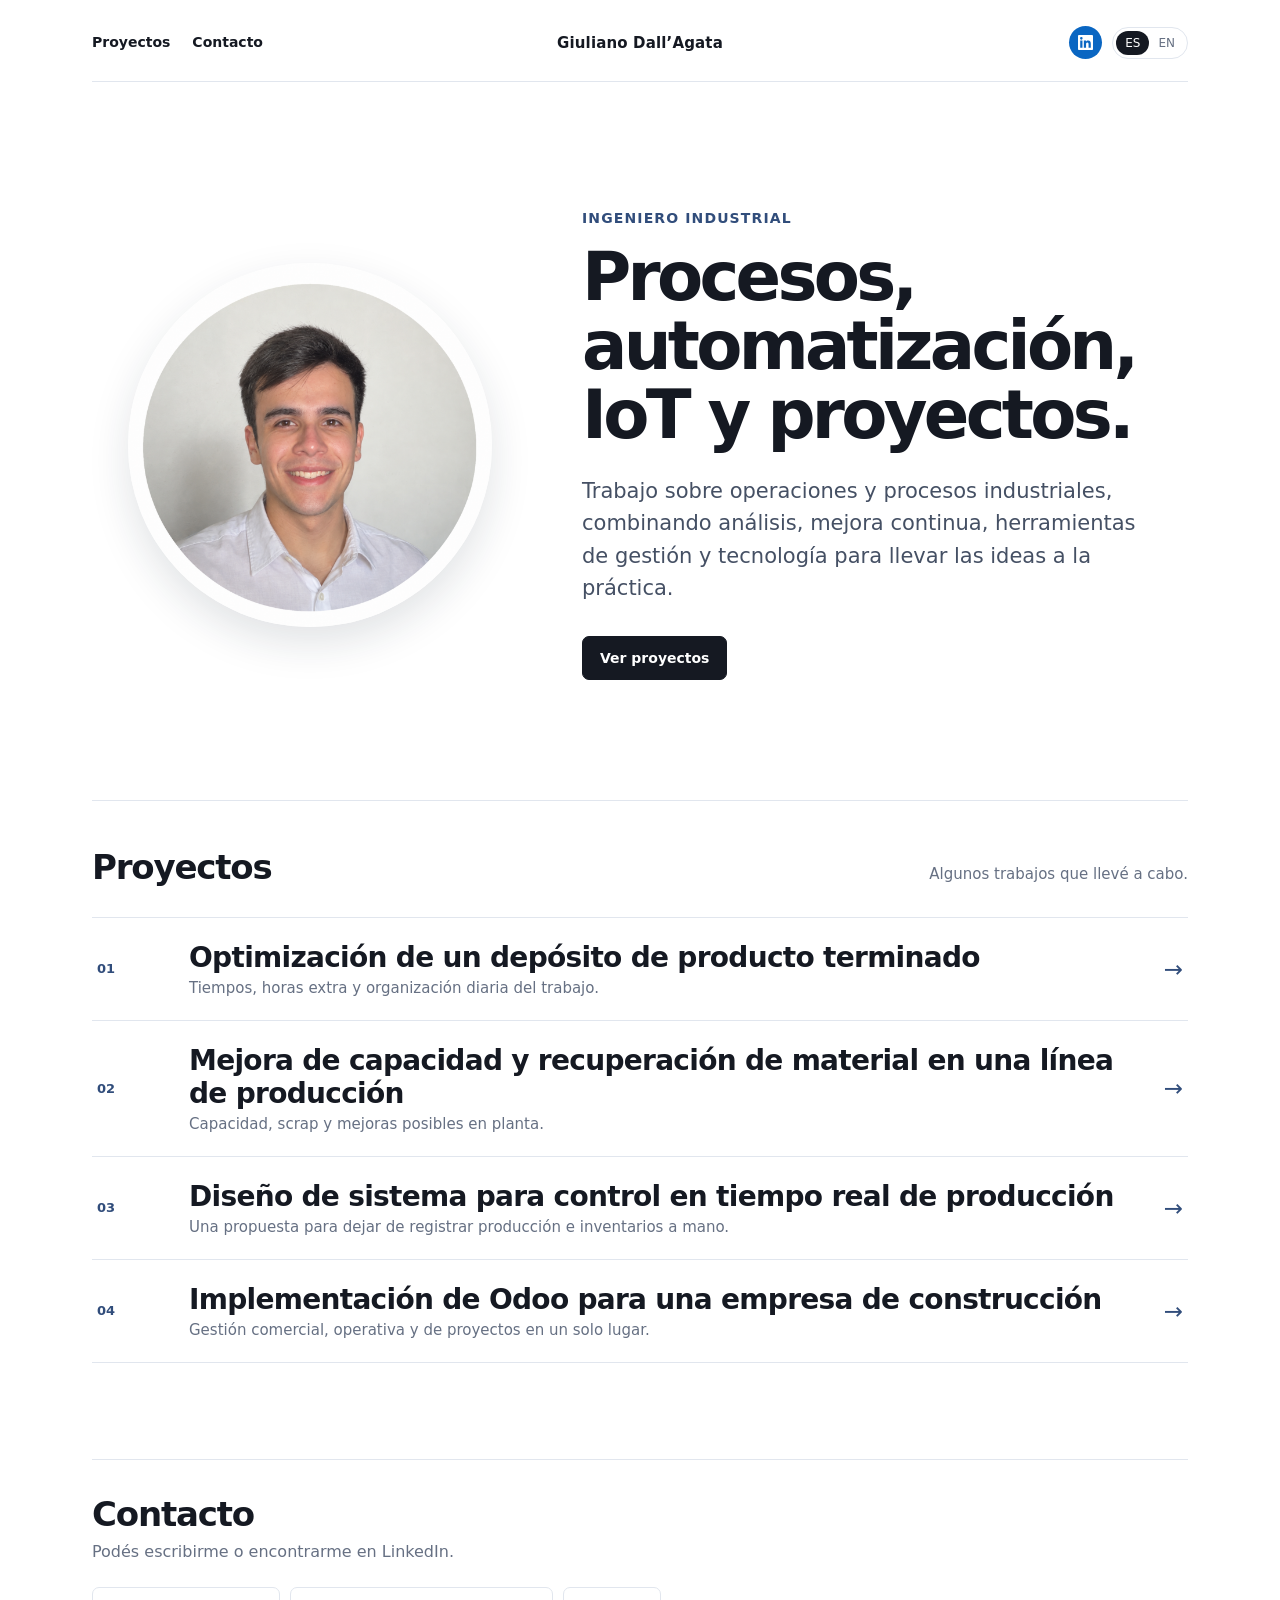
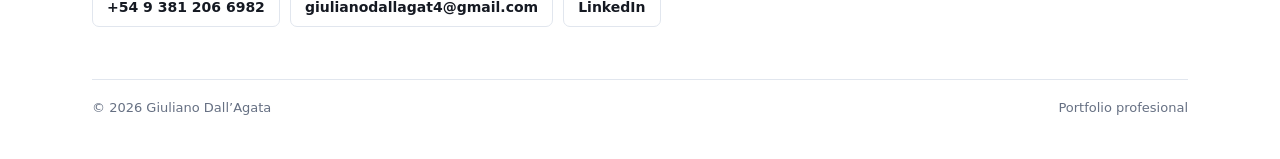
<file: index.html>
<!doctype html>
<html lang="es">
<head>
  <meta charset="utf-8" />
  <meta name="viewport" content="width=device-width, initial-scale=1" />
  <title>Giuliano Dall’Agata — Ingeniero Industrial</title>
  <style>
    :root { --ink:#151922; --muted:#667083; --soft:#f4f6f9; --line:#e1e6ee; --accent:#314d7b; }
    * { box-sizing:border-box; } html { scroll-behavior:smooth; }
    body { margin:0; font-family:ui-sans-serif,system-ui,-apple-system,BlinkMacSystemFont,"Segoe UI",sans-serif; color:var(--ink); background:#fff; }
    a { color:inherit; } .wrap { max-width:1160px; margin:0 auto; padding:26px 32px 44px; }
    .topbar { min-height:44px; display:grid; grid-template-columns:1fr auto 1fr; align-items:center; gap:24px; border-bottom:1px solid var(--line); padding-bottom:22px; }
    .nav { display:flex; gap:22px; align-items:center; font-size:14px; font-weight:600; }.nav a { text-decoration:none; padding:4px 0; border-bottom:1px solid transparent; }.nav a:hover { border-color:var(--ink); }
    .brand { font-size:15px; font-weight:750; letter-spacing:.01em; text-decoration:none; white-space:nowrap; }.tools { display:flex; justify-content:flex-end; align-items:center; gap:10px; }
    .language { display:flex; border:1px solid var(--line); border-radius:999px; padding:3px; }.language button { border:0; background:transparent; color:var(--muted); border-radius:999px; padding:5px 9px; font:inherit; font-size:12px; cursor:pointer; }.language button.active { background:var(--ink); color:#fff; }
    .linkedin { width:33px; height:33px; display:grid; place-items:center; color:#fff; background:#0a66c2; border-radius:50%; transition:transform .15s,background .15s; }.linkedin:hover { transform:translateY(-1px); background:#084f96; }.linkedin svg { width:15px; height:15px; fill:currentColor; }
    .hero { display:grid; grid-template-columns:minmax(250px,.78fr) minmax(0,1.22fr); align-items:center; gap:clamp(38px,7vw,96px); padding:clamp(56px,10vw,130px) clamp(0px,3vw,36px) clamp(58px,10vw,120px); }.portrait { width:min(100%,390px); aspect-ratio:1; object-fit:cover; object-position:center; border-radius:50%; box-shadow:0 16px 40px rgba(24,37,57,.13); }
    .eyebrow { margin:0 0 17px; color:var(--accent); font-weight:700; font-size:14px; letter-spacing:.08em; text-transform:uppercase; }h1 { max-width:680px; margin:0; font-size:clamp(40px,5.25vw,68px); line-height:1.03; letter-spacing:-.055em; }.summary { max-width:590px; margin:24px 0 0; color:#455064; font-size:clamp(17px,1.65vw,21px); line-height:1.55; }
    .actions { display:flex; gap:12px; flex-wrap:wrap; margin-top:31px; }.button { display:inline-flex; align-items:center; justify-content:center; min-height:44px; border:1px solid var(--ink); border-radius:7px; padding:10px 17px; text-decoration:none; font-size:14px; font-weight:700; transition:transform .15s,background .15s,color .15s; }.button.primary { background:var(--ink); color:#fff; }.button.secondary { color:var(--ink); }.button:hover { transform:translateY(-1px); }.button.secondary:hover { background:var(--soft); }
    .projects { padding:46px 0 20px; border-top:1px solid var(--line); scroll-margin-top:20px; }.section-title { display:flex; justify-content:space-between; align-items:baseline; gap:20px; margin-bottom:30px; }.section-title h2 { margin:0; font-size:clamp(24px,3vw,34px); letter-spacing:-.035em; }.section-title p { margin:0; color:var(--muted); font-size:15px; }
    .project-list { list-style:none; padding:0; margin:0; border-top:1px solid var(--line); }.project-list li { border-bottom:1px solid var(--line); }.project { display:grid; grid-template-columns:70px minmax(0,1fr) auto; align-items:center; gap:22px; padding:23px 5px; text-decoration:none; transition:padding .18s,background .18s; }.project:hover { padding-left:17px; padding-right:17px; background:var(--soft); }.project-number { color:var(--accent); font-size:13px; font-weight:750; }.project h3 { margin:0; font-size:clamp(20px,2.4vw,28px); letter-spacing:-.025em; }.project p { margin:5px 0 0; color:var(--muted); font-size:15px; }.project-arrow { color:var(--accent); font-size:23px; }
    .contact { margin-top:76px; padding:34px 0 10px; border-top:1px solid var(--line); }.contact h2 { margin:0; font-size:clamp(24px,3vw,34px); letter-spacing:-.035em; }.contact p { margin:8px 0 26px; color:var(--muted); }.contact-links { display:flex; flex-wrap:wrap; gap:10px; }.contact-links a { border:1px solid var(--line); border-radius:7px; padding:11px 14px; text-decoration:none; font-size:14px; font-weight:650; }.contact-links a:hover { border-color:var(--ink); background:var(--soft); }
    footer { display:flex; justify-content:space-between; gap:20px; margin-top:42px; padding-top:20px; color:var(--muted); border-top:1px solid var(--line); font-size:13px; }.lang-content { display:none; }.lang-content.active { display:block; }
    @media (max-width:720px) { .wrap { padding:20px 20px 34px; }.topbar { grid-template-columns:1fr auto; }.brand { grid-row:1; grid-column:1; }.nav { display:none; }.tools { grid-column:2; }.hero { grid-template-columns:1fr; padding:50px 0 65px; gap:30px; }.portrait { width:min(72vw,330px); order:2; }.hero-copy { order:1; }.section-title { display:block; }.section-title p { margin-top:7px; }.project { grid-template-columns:45px minmax(0,1fr) auto; gap:11px; }.project h3 { font-size:20px; }.project p { font-size:14px; }.project:hover { padding-left:9px; padding-right:9px; } }
  </style>
</head>
<body>
  <div class="wrap">
    <header class="topbar">
      <nav class="nav"><a href="#projects" data-es="Proyectos" data-en="Projects">Proyectos</a><a href="#contact" data-es="Contacto" data-en="Contact">Contacto</a></nav>
      <a class="brand" href="./">Giuliano Dall’Agata</a>
      <div class="tools"><a class="linkedin" href="https://www.linkedin.com/in/giuliano-dallagata/" target="_blank" rel="noopener noreferrer" aria-label="Abrir perfil de LinkedIn"><svg viewBox="0 0 24 24" aria-hidden="true"><path d="M20.45 20.45h-3.56v-5.57c0-1.33-.03-3.04-1.85-3.04-1.85 0-2.13 1.45-2.13 2.94v5.67H9.35V8.99h3.42v1.57h.05c.48-.9 1.64-1.85 3.37-1.85 3.61 0 4.27 2.38 4.27 5.47v6.27zM5.34 7.43a2.07 2.07 0 1 1 0-4.14 2.07 2.07 0 0 1 0 4.14zm1.78 13.02H3.56V8.99h3.56v11.46zM22.23 0H1.77C.79 0 0 .77 0 1.72v20.56C0 23.23.79 24 1.77 24h20.46c.98 0 1.77-.77 1.77-1.72V1.72C24 .77 23.21 0 22.23 0z"/></svg></a><div class="language"><button id="btn-es" class="active" type="button">ES</button><button id="btn-en" type="button">EN</button></div></div>
    </header>
    <main id="content-es" class="lang-content active"><section class="hero"><img src="./assets/foto-giuliano.png" alt="Giuliano Dall’Agata" class="portrait" /><div class="hero-copy"><p class="eyebrow">Ingeniero Industrial</p><h1>Procesos, automatización, IoT y proyectos.</h1><p class="summary">Trabajo sobre operaciones y procesos industriales, combinando análisis, mejora continua, herramientas de gestión y tecnología para llevar las ideas a la práctica.</p><div class="actions"><a class="button primary" href="#projects">Ver proyectos</a></div></div></section><section id="projects" class="projects"><div class="section-title"><h2>Proyectos</h2><p>Algunos trabajos que llevé a cabo.</p></div><ol class="project-list"><li><a class="project" href="./projects/deposito.html"><span class="project-number">01</span><span><h3>Optimización de un depósito de producto terminado</h3><p>Tiempos, horas extra y organización diaria del trabajo.</p></span><span class="project-arrow">→</span></a></li><li><a class="project" href="./projects/veleria.html"><span class="project-number">02</span><span><h3>Mejora de capacidad y recuperación de material en una línea de producción</h3><p>Capacidad, scrap y mejoras posibles en planta.</p></span><span class="project-arrow">→</span></a></li><li><a class="project" href="./projects/iiot.html"><span class="project-number">03</span><span><h3>Diseño de sistema para control en tiempo real de producción</h3><p>Una propuesta para dejar de registrar producción e inventarios a mano.</p></span><span class="project-arrow">→</span></a></li><li><a class="project" href="./projects/odoo.html"><span class="project-number">04</span><span><h3>Implementación de Odoo para una empresa de construcción</h3><p>Gestión comercial, operativa y de proyectos en un solo lugar.</p></span><span class="project-arrow">→</span></a></li></ol></section><section id="contact" class="contact"><h2>Contacto</h2><p>Podés escribirme o encontrarme en LinkedIn.</p><div class="contact-links"><a href="tel:+543812066982">+54 9 381 206 6982</a><a href="mailto:giulianodallagat4@gmail.com">giulianodallagat4@gmail.com</a><a href="https://www.linkedin.com/in/giuliano-dallagata/" target="_blank" rel="noopener noreferrer">LinkedIn</a></div></section></main>
    <main id="content-en" class="lang-content"><section class="hero"><img src="./assets/foto-giuliano.png" alt="Giuliano Dall’Agata" class="portrait" /><div class="hero-copy"><p class="eyebrow">Industrial Engineer</p><h1>Processes, automation, IoT, and projects.</h1><p class="summary">I work on industrial operations and processes, combining analysis, continuous improvement, management tools, and technology to turn ideas into practical results.</p><div class="actions"><a class="button primary" href="#projects">View projects</a></div></div></section><section id="projects" class="projects"><div class="section-title"><h2>Projects</h2><p>Some of the work I carried out.</p></div><ol class="project-list"><li><a class="project" href="./projects/deposito.html"><span class="project-number">01</span><span><h3>Finished goods warehouse optimization</h3><p>Time studies, overtime, and daily work organization.</p></span><span class="project-arrow">→</span></a></li><li><a class="project" href="./projects/veleria.html"><span class="project-number">02</span><span><h3>Capacity improvement and material recovery in candle production</h3><p>Capacity, scrap, and practical plant improvements.</p></span><span class="project-arrow">→</span></a></li><li><a class="project" href="./projects/iiot.html"><span class="project-number">03</span><span><h3>Real-time production monitoring system design</h3><p>A proposal to stop recording production and inventory by hand.</p></span><span class="project-arrow">→</span></a></li><li><a class="project" href="./projects/odoo.html"><span class="project-number">04</span><span><h3>Odoo implementation for a construction company</h3><p>Commercial, operational, and project management in one place.</p></span><span class="project-arrow">→</span></a></li></ol></section><section id="contact" class="contact"><h2>Contact</h2><p>Feel free to get in touch or find me on LinkedIn.</p><div class="contact-links"><a href="tel:+543812066982">+54 9 381 206 6982</a><a href="mailto:giulianodallagat4@gmail.com">giulianodallagat4@gmail.com</a><a href="https://www.linkedin.com/in/giuliano-dallagata/" target="_blank" rel="noopener noreferrer">LinkedIn</a></div></section></main>
    <footer><span>© <span id="y"></span> Giuliano Dall’Agata</span><span id="footer-label">Portfolio profesional</span></footer>
  </div>
  <script>
    const es=document.getElementById('content-es'), en=document.getElementById('content-en'), be=document.getElementById('btn-es'), bn=document.getElementById('btn-en');
    function lang(v) { const spanish=v==='es'; es.classList.toggle('active',spanish); en.classList.toggle('active',!spanish); be.classList.toggle('active',spanish); bn.classList.toggle('active',!spanish); document.documentElement.lang=v; document.querySelectorAll('[data-es]').forEach(el=>el.textContent=el.dataset[v]); document.getElementById('footer-label').textContent=spanish?'Portfolio profesional':'Professional portfolio'; localStorage.setItem('portfolio-lang',v); }
    be.onclick=()=>lang('es'); bn.onclick=()=>lang('en'); lang(localStorage.getItem('portfolio-lang')||'es'); document.getElementById('y').textContent=new Date().getFullYear();
  </script>
</body>
</html>
</file>
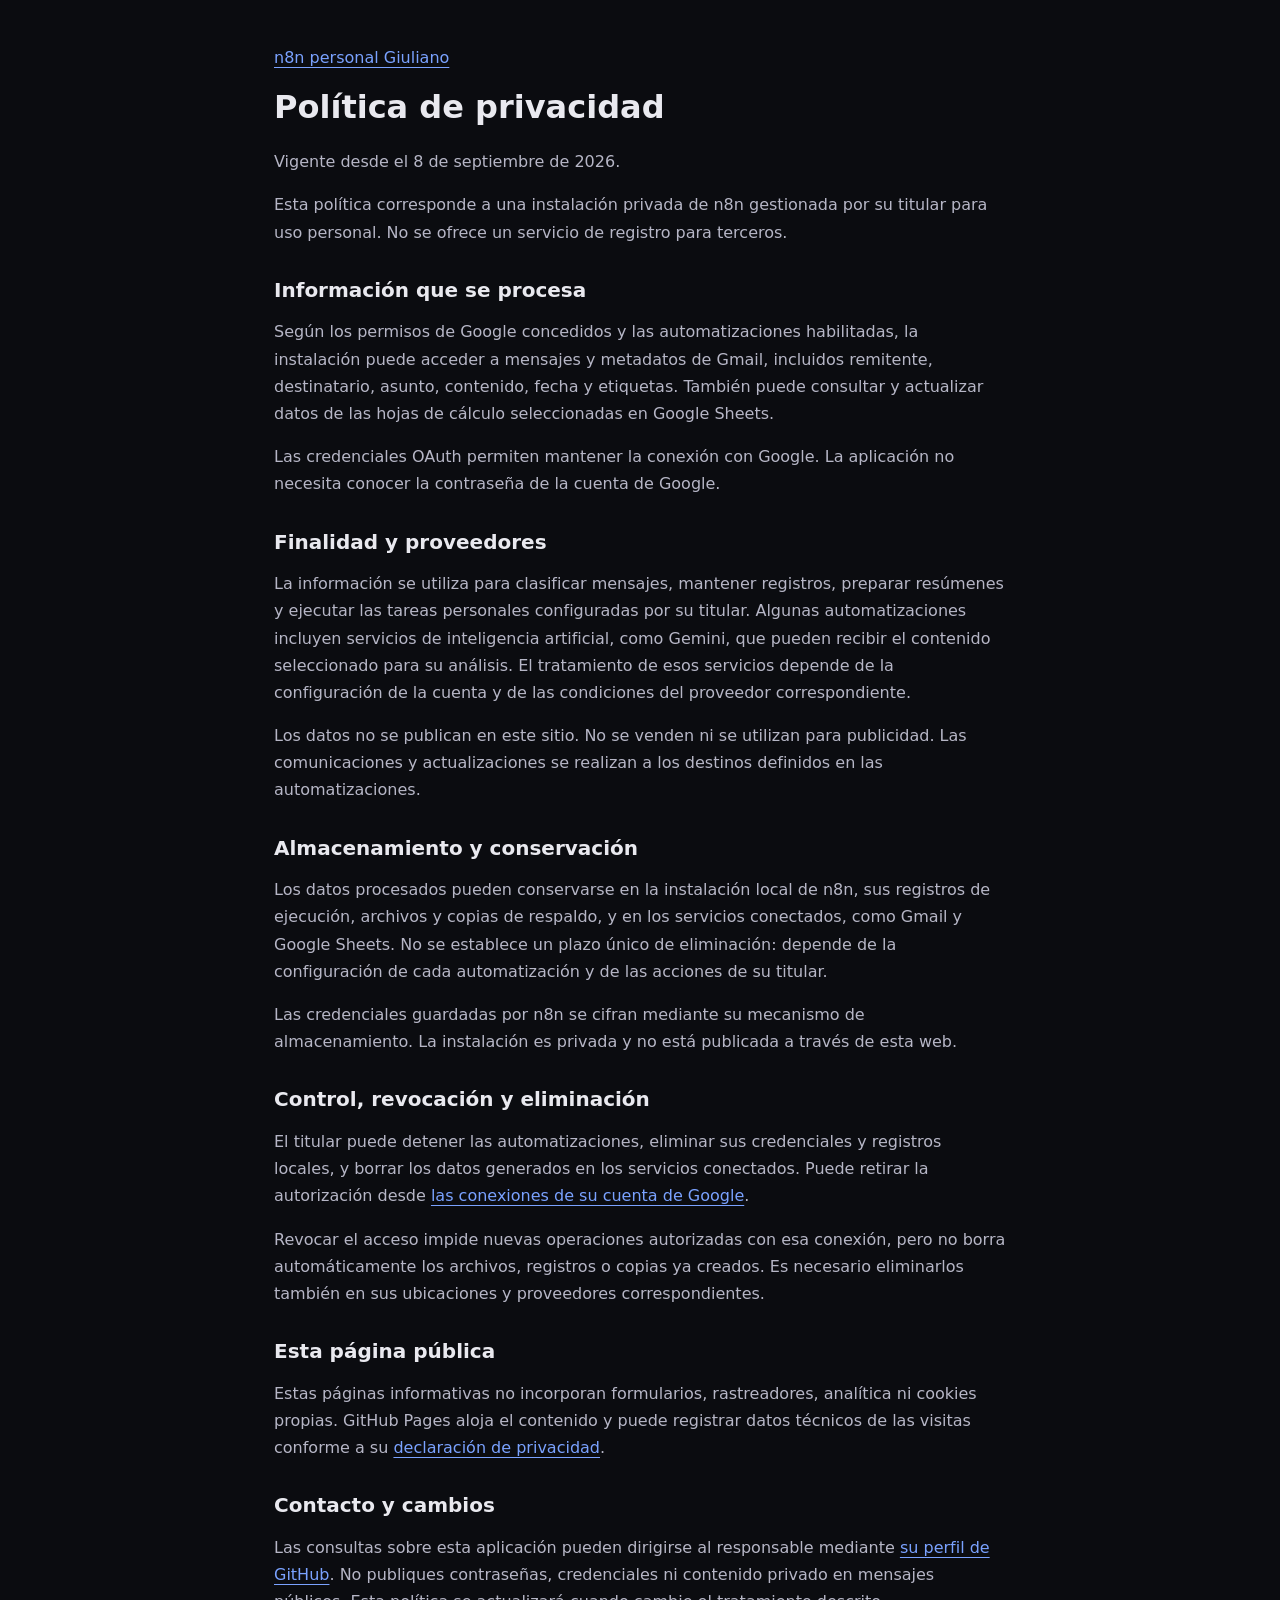
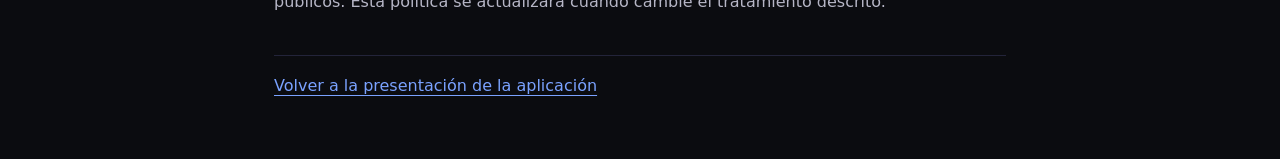
<file: n8n-privacy.html>
<!doctype html><html lang="es"><head><meta charset="utf-8"><meta name="viewport" content="width=device-width, initial-scale=1"><meta name="description" content="Política de privacidad de la instalación n8n personal Giuliano."><title>Privacidad | n8n personal Giuliano</title><style>:root{color-scheme:dark;font-family:system-ui,-apple-system,Segoe UI,Roboto,Arial,sans-serif;background:#0b0c10;color:#e9e9ef}*{box-sizing:border-box}body{margin:0}main{max-width:780px;margin:auto;padding:48px 24px 64px}h1{font-size:2rem;line-height:1.2}h2{font-size:1.25rem;margin-top:2rem}p,li{font-size:1rem;line-height:1.7}p,li,footer{color:#b6b6c6}a{color:#7aa2ff;text-underline-offset:4px}a:focus-visible{outline:2px solid #7aa2ff;outline-offset:5px}footer{margin-top:40px;border-top:1px solid #23243a;padding-top:20px}li+li{margin-top:8px}</style></head><body><main>
<nav aria-label="Navegación"><a href="n8n.html">n8n personal Giuliano</a></nav><h1>Política de privacidad</h1><p>Vigente desde el 8 de septiembre de 2026.</p><p>Esta política corresponde a una instalación privada de n8n gestionada por su titular para uso personal. No se ofrece un servicio de registro para terceros.</p>
<h2>Información que se procesa</h2><p>Según los permisos de Google concedidos y las automatizaciones habilitadas, la instalación puede acceder a mensajes y metadatos de Gmail, incluidos remitente, destinatario, asunto, contenido, fecha y etiquetas. También puede consultar y actualizar datos de las hojas de cálculo seleccionadas en Google Sheets.</p><p>Las credenciales OAuth permiten mantener la conexión con Google. La aplicación no necesita conocer la contraseña de la cuenta de Google.</p>
<h2>Finalidad y proveedores</h2><p>La información se utiliza para clasificar mensajes, mantener registros, preparar resúmenes y ejecutar las tareas personales configuradas por su titular. Algunas automatizaciones incluyen servicios de inteligencia artificial, como Gemini, que pueden recibir el contenido seleccionado para su análisis. El tratamiento de esos servicios depende de la configuración de la cuenta y de las condiciones del proveedor correspondiente.</p><p>Los datos no se publican en este sitio. No se venden ni se utilizan para publicidad. Las comunicaciones y actualizaciones se realizan a los destinos definidos en las automatizaciones.</p>
<h2>Almacenamiento y conservación</h2><p>Los datos procesados pueden conservarse en la instalación local de n8n, sus registros de ejecución, archivos y copias de respaldo, y en los servicios conectados, como Gmail y Google Sheets. No se establece un plazo único de eliminación: depende de la configuración de cada automatización y de las acciones de su titular.</p><p>Las credenciales guardadas por n8n se cifran mediante su mecanismo de almacenamiento. La instalación es privada y no está publicada a través de esta web.</p>
<h2>Control, revocación y eliminación</h2><p>El titular puede detener las automatizaciones, eliminar sus credenciales y registros locales, y borrar los datos generados en los servicios conectados. Puede retirar la autorización desde <a href="https://myaccount.google.com/connections">las conexiones de su cuenta de Google</a>.</p><p>Revocar el acceso impide nuevas operaciones autorizadas con esa conexión, pero no borra automáticamente los archivos, registros o copias ya creados. Es necesario eliminarlos también en sus ubicaciones y proveedores correspondientes.</p>
<h2>Esta página pública</h2><p>Estas páginas informativas no incorporan formularios, rastreadores, analítica ni cookies propias. GitHub Pages aloja el contenido y puede registrar datos técnicos de las visitas conforme a su <a href="https://docs.github.com/es/site-policy/privacy-policies/github-general-privacy-statement">declaración de privacidad</a>.</p>
<h2>Contacto y cambios</h2><p>Las consultas sobre esta aplicación pueden dirigirse al responsable mediante <a href="https://github.com/giuliano3601">su perfil de GitHub</a>. No publiques contraseñas, credenciales ni contenido privado en mensajes públicos. Esta política se actualizará cuando cambie el tratamiento descrito.</p><footer><a href="n8n.html">Volver a la presentación de la aplicación</a></footer></main></body></html>
</file>
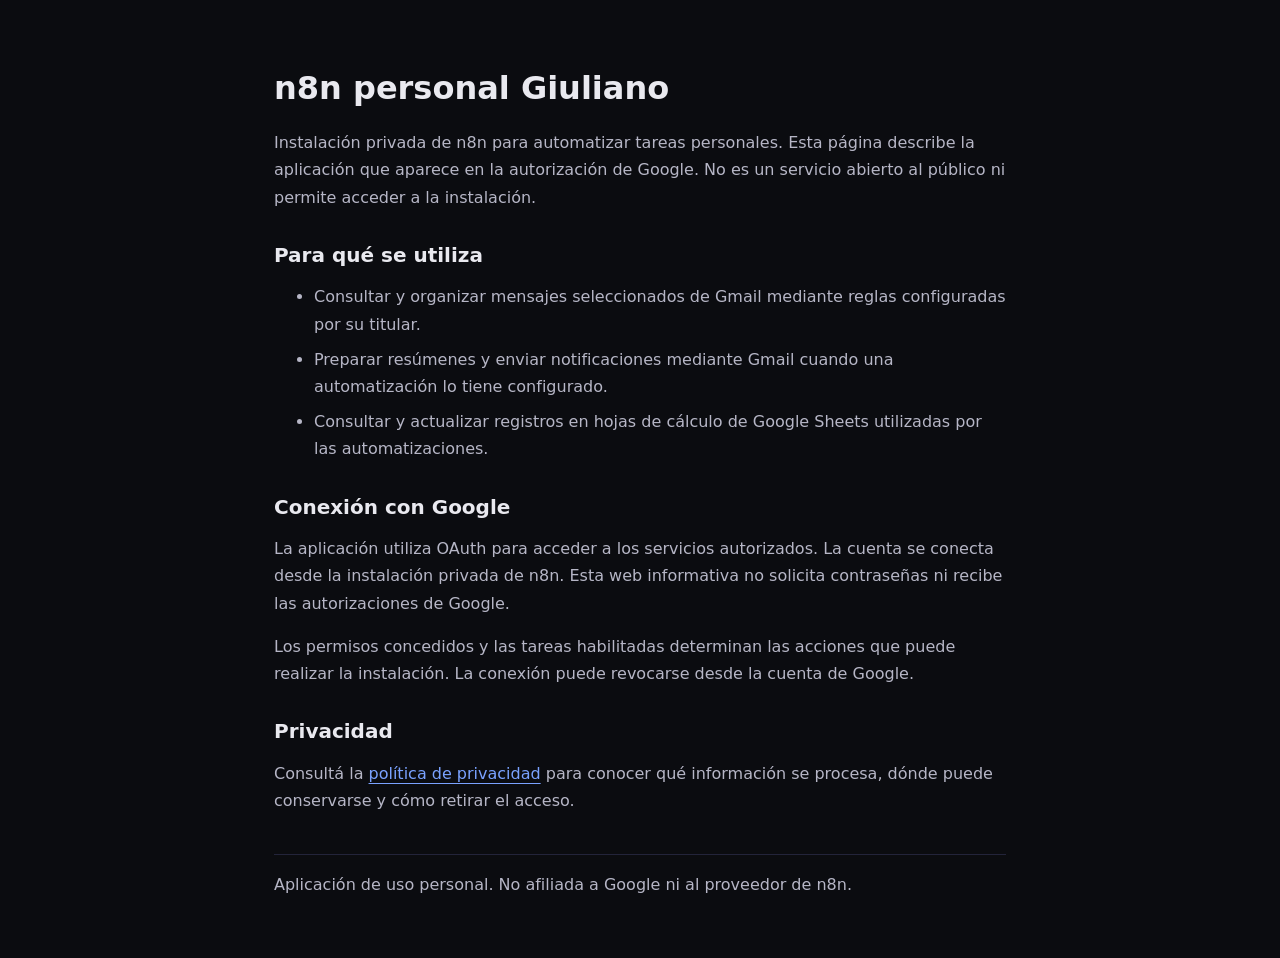
<file: n8n.html>
<!doctype html>
<html lang="es"><head><meta charset="utf-8"><meta name="viewport" content="width=device-width, initial-scale=1"><meta name="description" content="Información sobre una instalación personal de n8n y el uso de sus conexiones con Google."><title>n8n personal Giuliano</title><style>:root{color-scheme:dark;font-family:system-ui,-apple-system,Segoe UI,Roboto,Arial,sans-serif;background:#0b0c10;color:#e9e9ef}*{box-sizing:border-box}body{margin:0}main{max-width:780px;margin:auto;padding:48px 24px 64px}h1{font-size:2rem;line-height:1.2}h2{font-size:1.25rem;margin-top:2rem}p,li{font-size:1rem;line-height:1.7}p,li,footer{color:#b6b6c6}a{color:#7aa2ff;text-underline-offset:4px}a:focus-visible{outline:2px solid #7aa2ff;outline-offset:5px}footer{margin-top:40px;border-top:1px solid #23243a;padding-top:20px}li+li{margin-top:8px}</style></head><body><main>
<h1>n8n personal Giuliano</h1>
<p>Instalación privada de n8n para automatizar tareas personales. Esta página describe la aplicación que aparece en la autorización de Google. No es un servicio abierto al público ni permite acceder a la instalación.</p>
<h2>Para qué se utiliza</h2><ul><li>Consultar y organizar mensajes seleccionados de Gmail mediante reglas configuradas por su titular.</li><li>Preparar resúmenes y enviar notificaciones mediante Gmail cuando una automatización lo tiene configurado.</li><li>Consultar y actualizar registros en hojas de cálculo de Google Sheets utilizadas por las automatizaciones.</li></ul>
<h2>Conexión con Google</h2><p>La aplicación utiliza OAuth para acceder a los servicios autorizados. La cuenta se conecta desde la instalación privada de n8n. Esta web informativa no solicita contraseñas ni recibe las autorizaciones de Google.</p><p>Los permisos concedidos y las tareas habilitadas determinan las acciones que puede realizar la instalación. La conexión puede revocarse desde la cuenta de Google.</p>
<h2>Privacidad</h2><p>Consultá la <a href="n8n-privacy.html">política de privacidad</a> para conocer qué información se procesa, dónde puede conservarse y cómo retirar el acceso.</p><footer>Aplicación de uso personal. No afiliada a Google ni al proveedor de n8n.</footer></main></body></html>
</file>
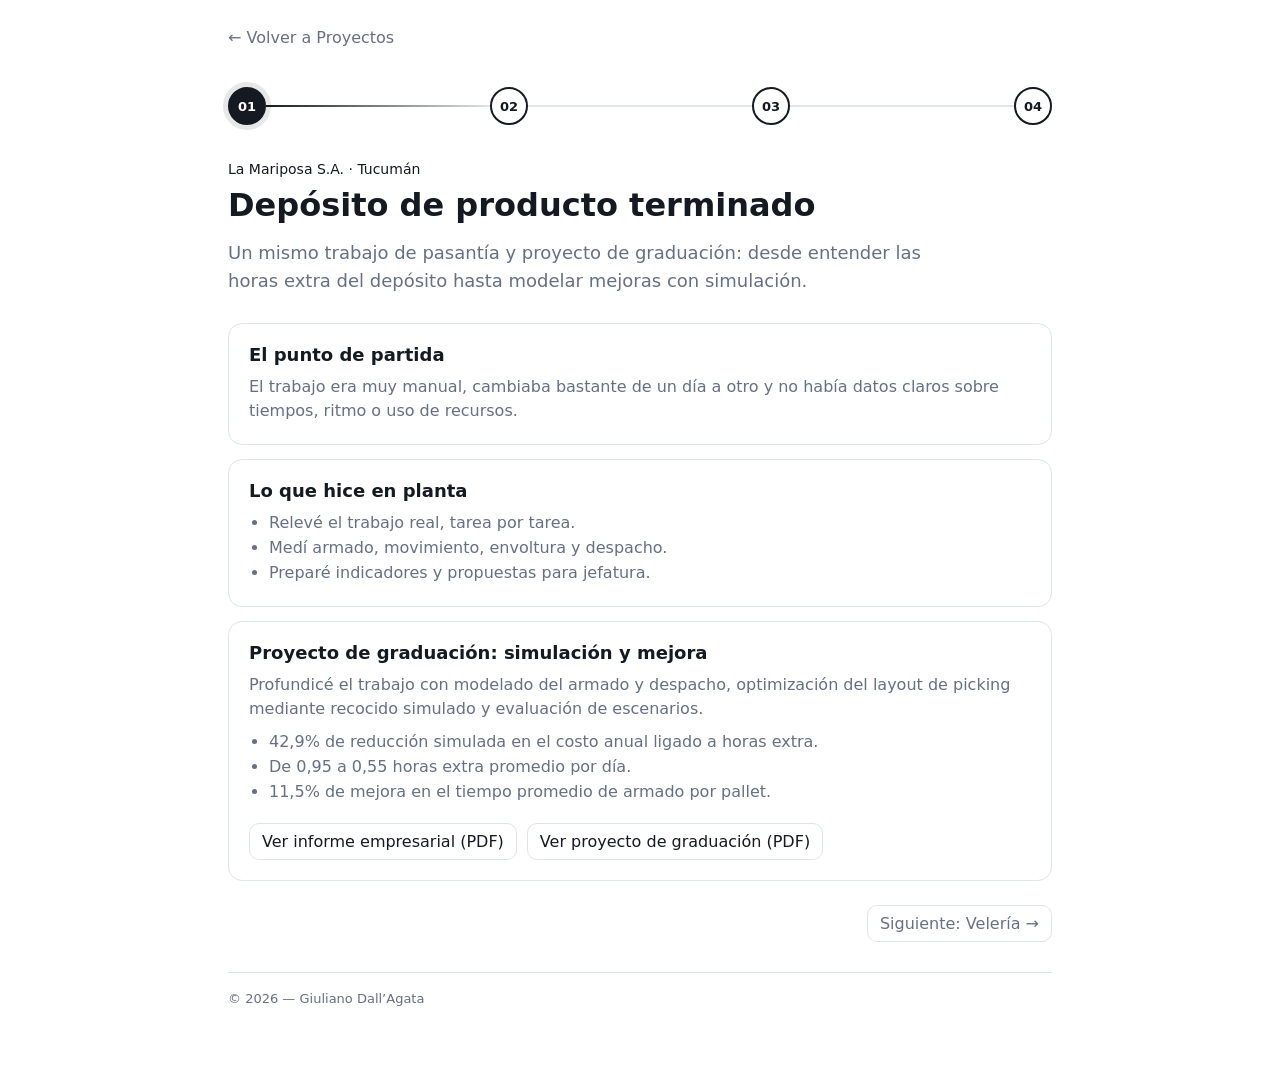
<file: projects/deposito.html>
<!doctype html><html lang="es"><head><meta charset="utf-8"><meta name="viewport" content="width=device-width,initial-scale=1"><title>Depósito — Giuliano Dall’Agata</title><link rel="stylesheet" href="./styles.css"></head><body><main class="wrap"><a class="back" href="../index.html">← Volver a Proyectos</a><nav class="journey" aria-label="Recorrido de proyectos"><a class="current" href="deposito.html">01</a><span></span><a href="veleria.html">02</a><span></span><a href="iiot.html">03</a><span></span><a href="odoo.html">04</a></nav><p class="eyebrow">La Mariposa S.A. · Tucumán</p><h1>Depósito de producto terminado</h1><p class="lead">Un mismo trabajo de pasantía y proyecto de graduación: desde entender las horas extra del depósito hasta modelar mejoras con simulación.</p><section class="card"><h2>El punto de partida</h2><p>El trabajo era muy manual, cambiaba bastante de un día a otro y no había datos claros sobre tiempos, ritmo o uso de recursos.</p></section><section class="card"><h2>Lo que hice en planta</h2><ul><li>Relevé el trabajo real, tarea por tarea.</li><li>Medí armado, movimiento, envoltura y despacho.</li><li>Preparé indicadores y propuestas para jefatura.</li></ul></section><section class="card"><h2>Proyecto de graduación: simulación y mejora</h2><p>Profundicé el trabajo con modelado del armado y despacho, optimización del layout de picking mediante recocido simulado y evaluación de escenarios.</p><ul><li>42,9% de reducción simulada en el costo anual ligado a horas extra.</li><li>De 0,95 a 0,55 horas extra promedio por día.</li><li>11,5% de mejora en el tiempo promedio de armado por pallet.</li></ul><div class="links"><a href="../assets/informe-deposito-la-mariposa.pdf" target="_blank">Ver informe empresarial (PDF)</a><a href="../assets/tesis-deposito.pdf" target="_blank">Ver proyecto de graduación (PDF)</a></div></section><div class="project-nav"><span></span><a href="veleria.html">Siguiente: Velería →</a></div><footer>© 2026 — Giuliano Dall’Agata</footer></main></body></html>
</file>
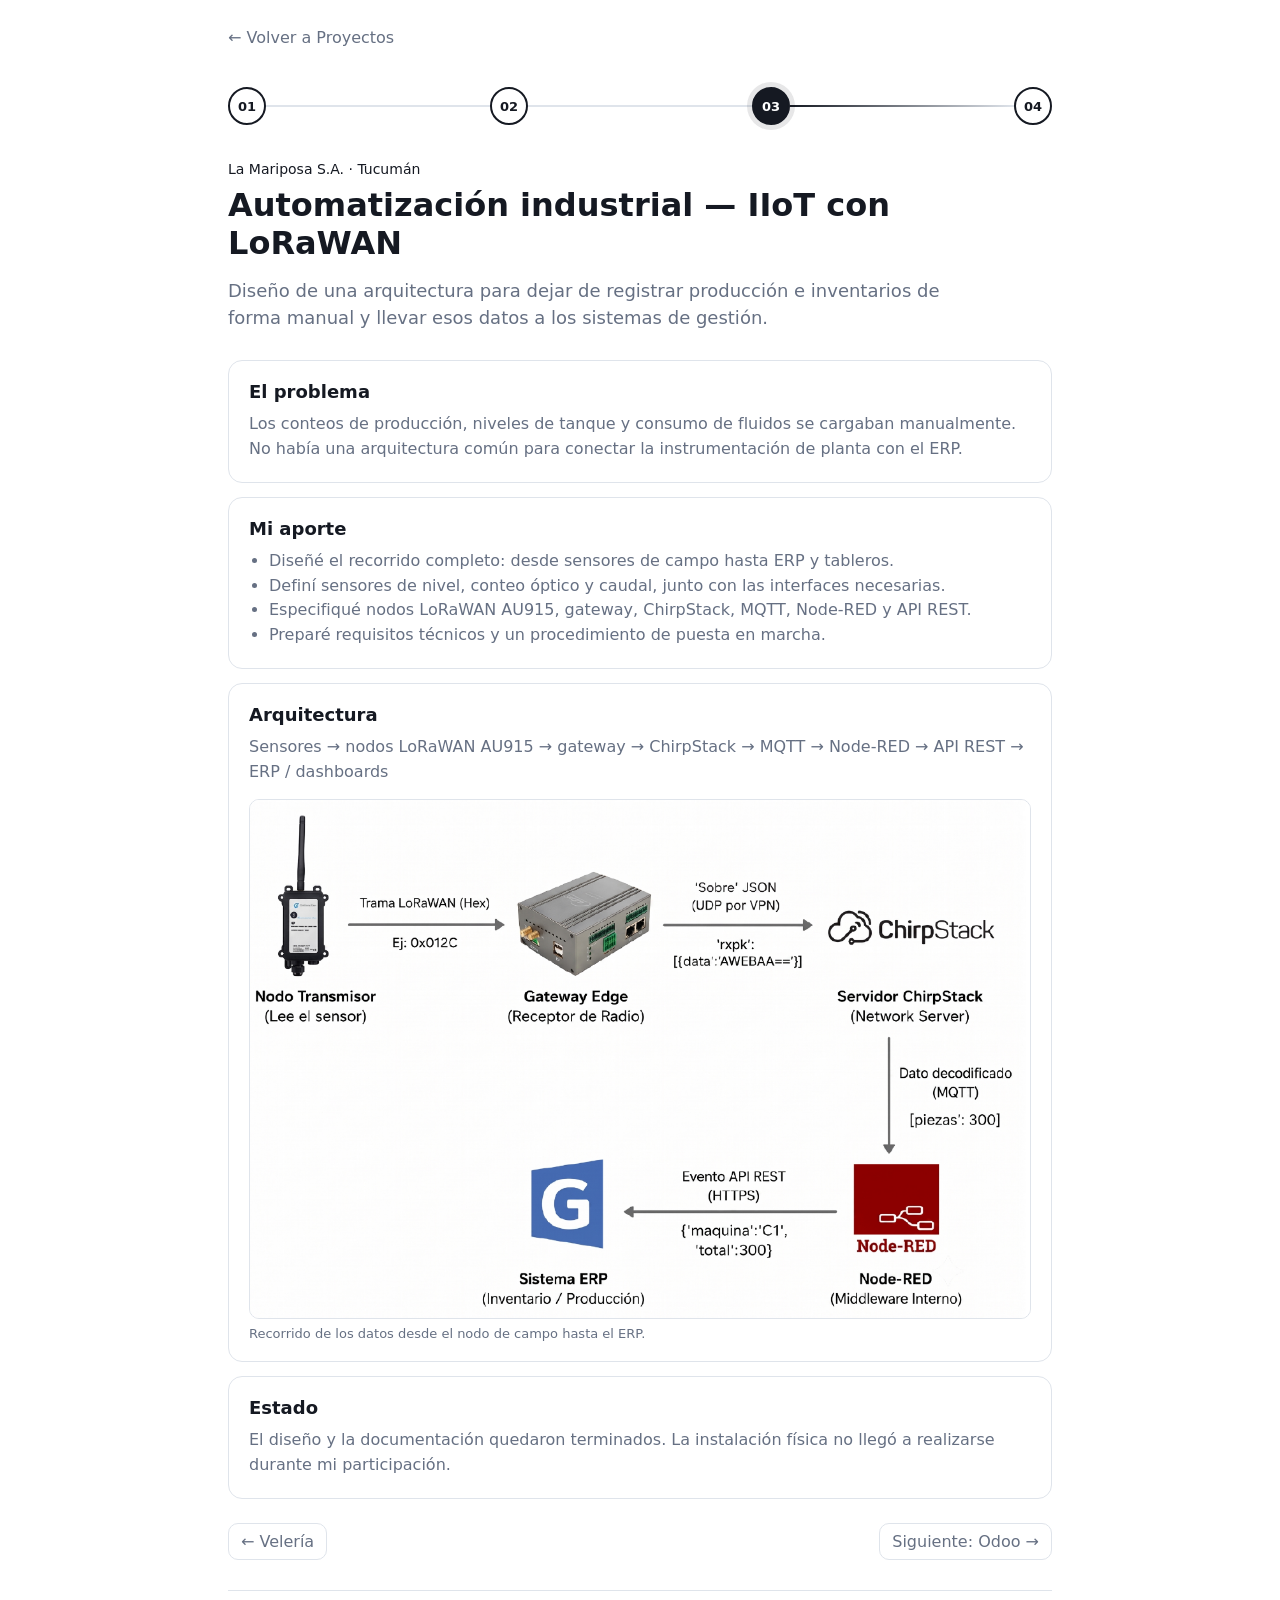
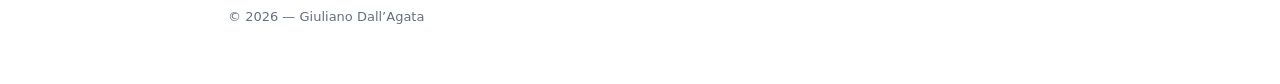
<file: projects/iiot.html>
<!doctype html><html lang="es"><head><meta charset="utf-8"><meta name="viewport" content="width=device-width,initial-scale=1"><title>IIoT con LoRaWAN — Giuliano Dall’Agata</title><link rel="stylesheet" href="./styles.css"></head><body><main class="wrap"><a class="back" href="../index.html">← Volver a Proyectos</a><nav class="journey" aria-label="Recorrido de proyectos"><a href="deposito.html">01</a><span></span><a href="veleria.html">02</a><span></span><a class="current" href="iiot.html">03</a><span></span><a href="odoo.html">04</a></nav><p class="eyebrow">La Mariposa S.A. · Tucumán</p><h1>Automatización industrial — IIoT con LoRaWAN</h1><p class="lead">Diseño de una arquitectura para dejar de registrar producción e inventarios de forma manual y llevar esos datos a los sistemas de gestión.</p><section class="card"><h2>El problema</h2><p>Los conteos de producción, niveles de tanque y consumo de fluidos se cargaban manualmente. No había una arquitectura común para conectar la instrumentación de planta con el ERP.</p></section><section class="card"><h2>Mi aporte</h2><ul><li>Diseñé el recorrido completo: desde sensores de campo hasta ERP y tableros.</li><li>Definí sensores de nivel, conteo óptico y caudal, junto con las interfaces necesarias.</li><li>Especifiqué nodos LoRaWAN AU915, gateway, ChirpStack, MQTT, Node-RED y API REST.</li><li>Preparé requisitos técnicos y un procedimiento de puesta en marcha.</li></ul></section><section class="card"><h2>Arquitectura</h2><p>Sensores → nodos LoRaWAN AU915 → gateway → ChirpStack → MQTT → Node-RED → API REST → ERP / dashboards</p><img class="media" src="../assets/arquitectura-lorawan.png" alt="Arquitectura propuesta para conectar sensores de planta con ChirpStack, Node-RED y el ERP mediante LoRaWAN"><div class="caption">Recorrido de los datos desde el nodo de campo hasta el ERP.</div></section><section class="card"><h2>Estado</h2><p>El diseño y la documentación quedaron terminados. La instalación física no llegó a realizarse durante mi participación.</p></section><div class="project-nav"><a href="veleria.html">← Velería</a><a href="odoo.html">Siguiente: Odoo →</a></div><footer>© 2026 — Giuliano Dall’Agata</footer></main></body></html>
</file>
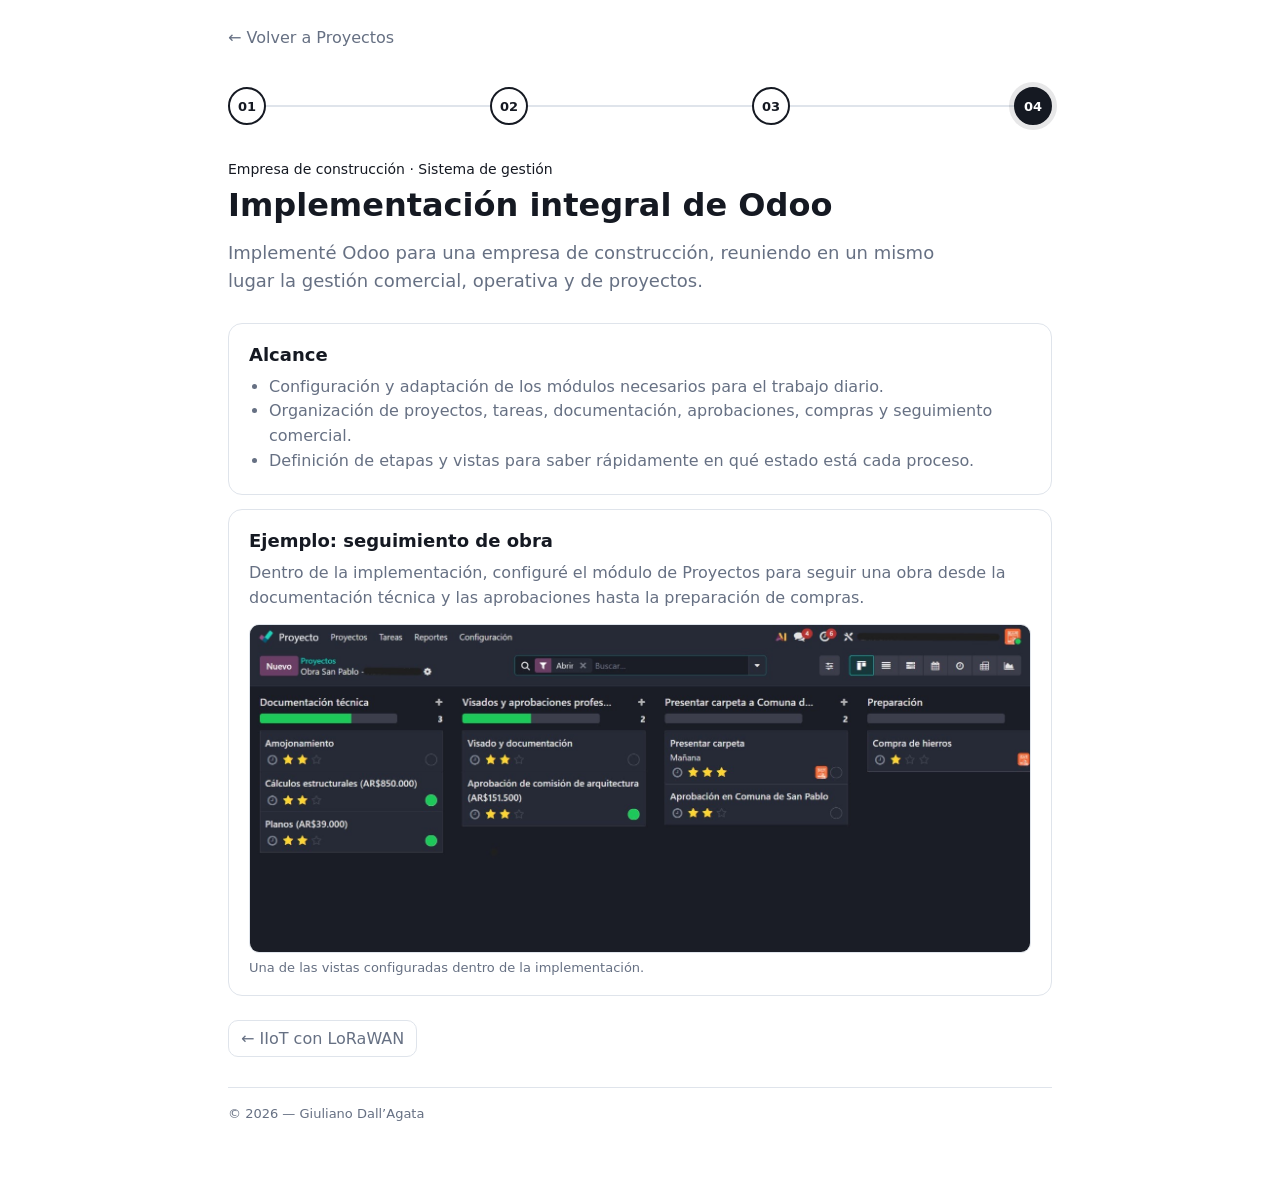
<file: projects/odoo.html>
<!doctype html><html lang="es"><head><meta charset="utf-8"><meta name="viewport" content="width=device-width,initial-scale=1"><title>Implementación integral de Odoo — Giuliano Dall’Agata</title><link rel="stylesheet" href="./styles.css"></head><body><main class="wrap"><a class="back" href="../index.html">← Volver a Proyectos</a><nav class="journey" aria-label="Recorrido de proyectos"><a href="deposito.html">01</a><span></span><a href="veleria.html">02</a><span></span><a href="iiot.html">03</a><span></span><a class="current" href="odoo.html">04</a></nav><p class="eyebrow">Empresa de construcción · Sistema de gestión</p><h1>Implementación integral de Odoo</h1><p class="lead">Implementé Odoo para una empresa de construcción, reuniendo en un mismo lugar la gestión comercial, operativa y de proyectos.</p><section class="card"><h2>Alcance</h2><ul><li>Configuración y adaptación de los módulos necesarios para el trabajo diario.</li><li>Organización de proyectos, tareas, documentación, aprobaciones, compras y seguimiento comercial.</li><li>Definición de etapas y vistas para saber rápidamente en qué estado está cada proceso.</li></ul></section><section class="card"><h2>Ejemplo: seguimiento de obra</h2><p>Dentro de la implementación, configuré el módulo de Proyectos para seguir una obra desde la documentación técnica y las aprobaciones hasta la preparación de compras.</p><img class="media" src="../assets/tablero-gestion-proyectos.jpeg" alt="Tablero Kanban del módulo de Proyectos en Odoo"><div class="caption">Una de las vistas configuradas dentro de la implementación.</div></section><div class="project-nav"><a href="iiot.html">← IIoT con LoRaWAN</a><span></span></div><footer>© 2026 — Giuliano Dall’Agata</footer></main></body></html>
</file>
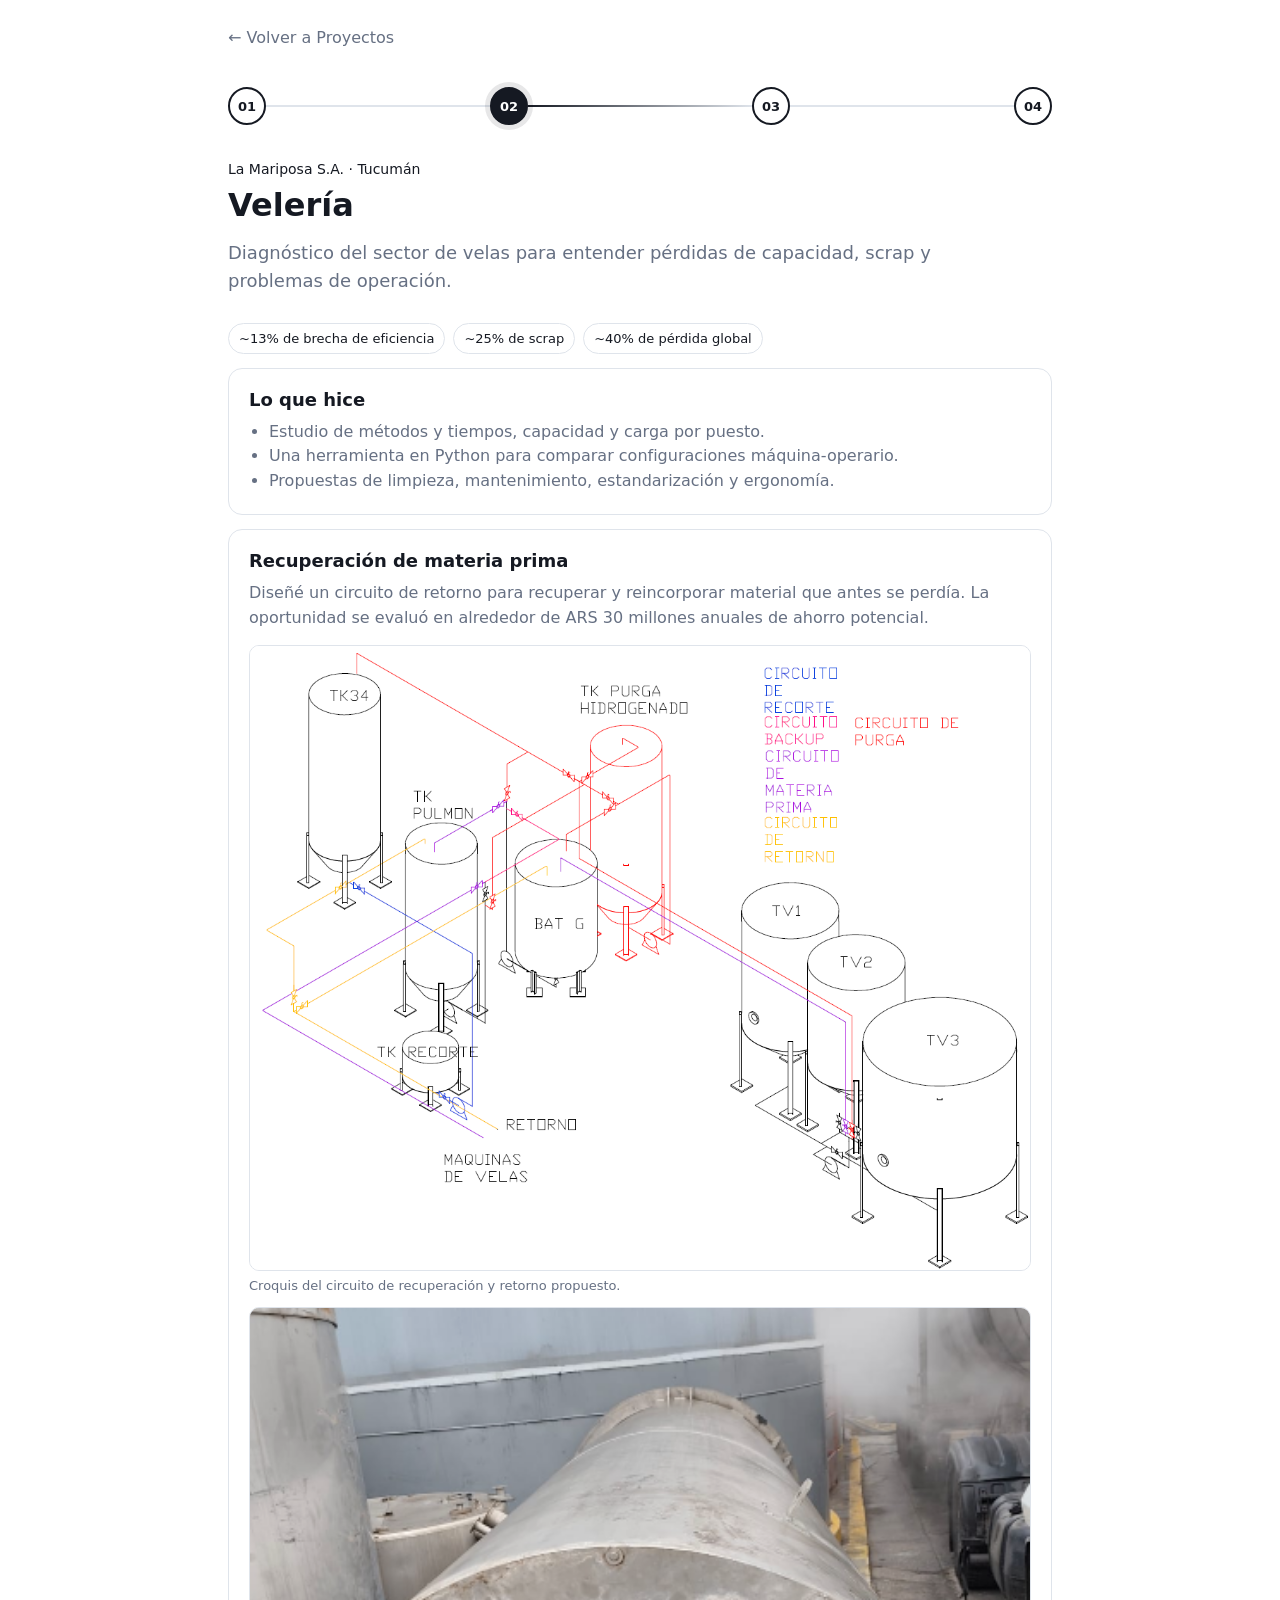
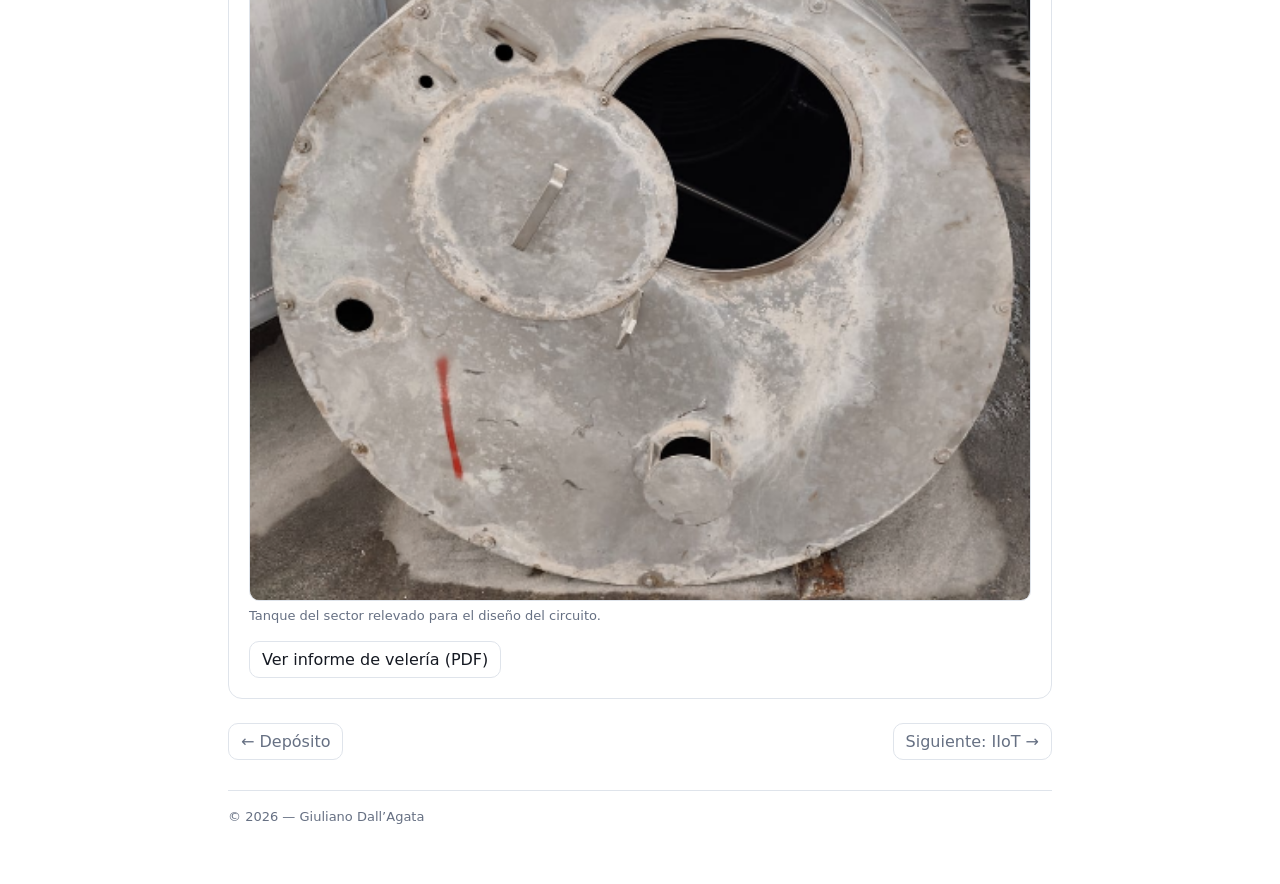
<file: projects/veleria.html>
<!doctype html><html lang="es"><head><meta charset="utf-8"><meta name="viewport" content="width=device-width,initial-scale=1"><title>Velería — Giuliano Dall’Agata</title><link rel="stylesheet" href="./styles.css"></head><body><main class="wrap"><a class="back" href="../index.html">← Volver a Proyectos</a><nav class="journey" aria-label="Recorrido de proyectos"><a href="deposito.html">01</a><span></span><a class="current" href="veleria.html">02</a><span></span><a href="iiot.html">03</a><span></span><a href="odoo.html">04</a></nav><p class="eyebrow">La Mariposa S.A. · Tucumán</p><h1>Velería</h1><p class="lead">Diagnóstico del sector de velas para entender pérdidas de capacidad, scrap y problemas de operación.</p><div class="kpis"><span class="kpi">~13% de brecha de eficiencia</span><span class="kpi">~25% de scrap</span><span class="kpi">~40% de pérdida global</span></div><section class="card"><h2>Lo que hice</h2><ul><li>Estudio de métodos y tiempos, capacidad y carga por puesto.</li><li>Una herramienta en Python para comparar configuraciones máquina-operario.</li><li>Propuestas de limpieza, mantenimiento, estandarización y ergonomía.</li></ul></section><section class="card"><h2>Recuperación de materia prima</h2><p>Diseñé un circuito de retorno para recuperar y reincorporar material que antes se perdía. La oportunidad se evaluó en alrededor de ARS 30 millones anuales de ahorro potencial.</p><img class="media" src="../assets/circuito-recuperacion-veleria.png" alt="Circuito propuesto de recuperación de materia prima"><div class="caption">Croquis del circuito de recuperación y retorno propuesto.</div><img class="media" src="../assets/tanque-recuperacion-veleria.png" alt="Tanque relevado en el sector de velería"><div class="caption">Tanque del sector relevado para el diseño del circuito.</div><div class="links"><a href="../assets/informe-veleria-la-mariposa.pdf" target="_blank">Ver informe de velería (PDF)</a></div></section><div class="project-nav"><a href="deposito.html">← Depósito</a><a href="iiot.html">Siguiente: IIoT →</a></div><footer>© 2026 — Giuliano Dall’Agata</footer></main></body></html>
</file>
<file: projects/styles.css>
:root { --bg:#ffffff; --card:#ffffff; --text:#151922; --muted:#667083; --accent:#151922; --line:#dfe4eb; }
* { box-sizing:border-box; } body { margin:0; font-family:ui-sans-serif,system-ui,-apple-system,Segoe UI,Roboto,Arial; background:var(--bg); color:var(--text); }
.wrap { max-width:860px; margin:0 auto; padding:28px 18px 60px; } a { color:var(--accent); text-decoration:none; } a:hover { text-decoration:underline; }
.back { display:inline-block; margin-bottom:34px; color:var(--muted); }.back:hover { color:var(--text); }.eyebrow { color:var(--accent); font-size:14px; margin:0 0 10px; }
.journey { display:flex; align-items:center; width:100%; margin:0 0 30px; padding:6px 0; }.journey a { position:relative; z-index:1; flex:0 0 auto; width:38px; height:38px; display:grid; place-items:center; border:2px solid var(--accent); border-radius:50%; background:var(--bg); color:var(--text); font-size:13px; font-weight:700; text-decoration:none; transition:background .15s,transform .15s; }.journey a:hover { background:#f2f4f7; text-decoration:none; transform:scale(1.06); }.journey a.current { background:var(--accent); color:#fff; box-shadow:0 0 0 5px rgba(21,25,34,.10); }.journey span { flex:1 1 auto; min-width:12px; height:2px; background:var(--line); }.journey a.current + span { background:linear-gradient(90deg,var(--accent),var(--line)); }
h1 { margin:0; font-size:32px; line-height:1.18; } .lead { color:var(--muted); font-size:18px; line-height:1.55; max-width:65ch; margin:14px 0 28px; }
.card { background:var(--card); border:1px solid var(--line); border-radius:14px; padding:20px; margin-top:14px; }.card h2 { margin:0 0 10px; font-size:18px; }.card p,.card li { color:var(--muted); line-height:1.55; }.card p { margin:0; }.card ul { margin:8px 0 0; padding-left:20px; }
.kpis { display:flex; flex-wrap:wrap; gap:8px; margin-top:14px; }.kpi { border:1px solid var(--line); border-radius:999px; padding:7px 10px; color:var(--text); font-size:13px; }.media { width:100%; display:block; border:1px solid var(--line); border-radius:10px; margin-top:14px; }.caption { color:var(--muted); font-size:13px; margin-top:7px; }
.links { display:flex; gap:10px; flex-wrap:wrap; margin-top:18px; }.links a { border:1px solid var(--line); border-radius:10px; padding:8px 12px; } footer { margin-top:30px; border-top:1px solid var(--line); padding-top:18px; color:var(--muted); font-size:13px; }
.project-nav { display:flex; justify-content:space-between; gap:10px; margin-top:24px; }.project-nav a { border:1px solid var(--line); border-radius:10px; padding:8px 12px; color:var(--muted); }.project-nav a:hover { color:var(--text); text-decoration:none; border-color:var(--accent); }
@media (max-width:620px){ h1 { font-size:27px; }.lead { font-size:17px; } }
</file>
